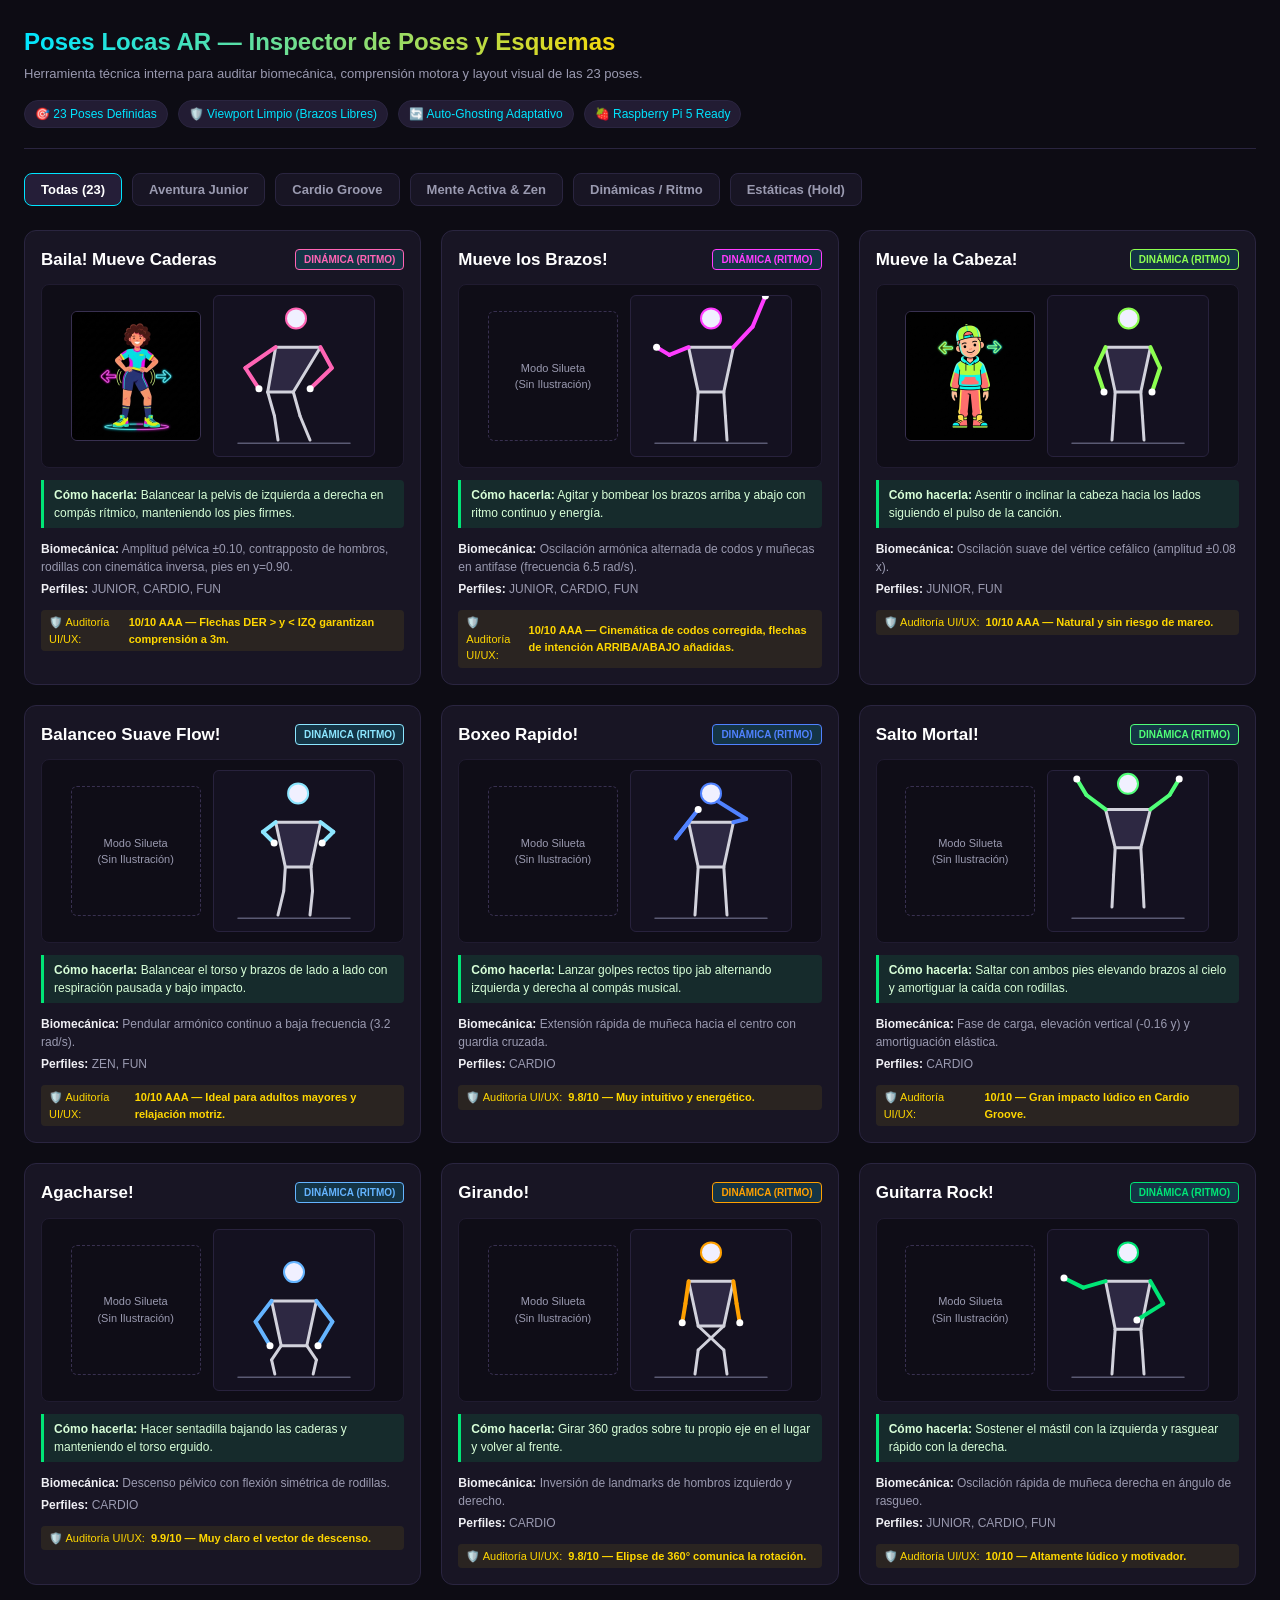
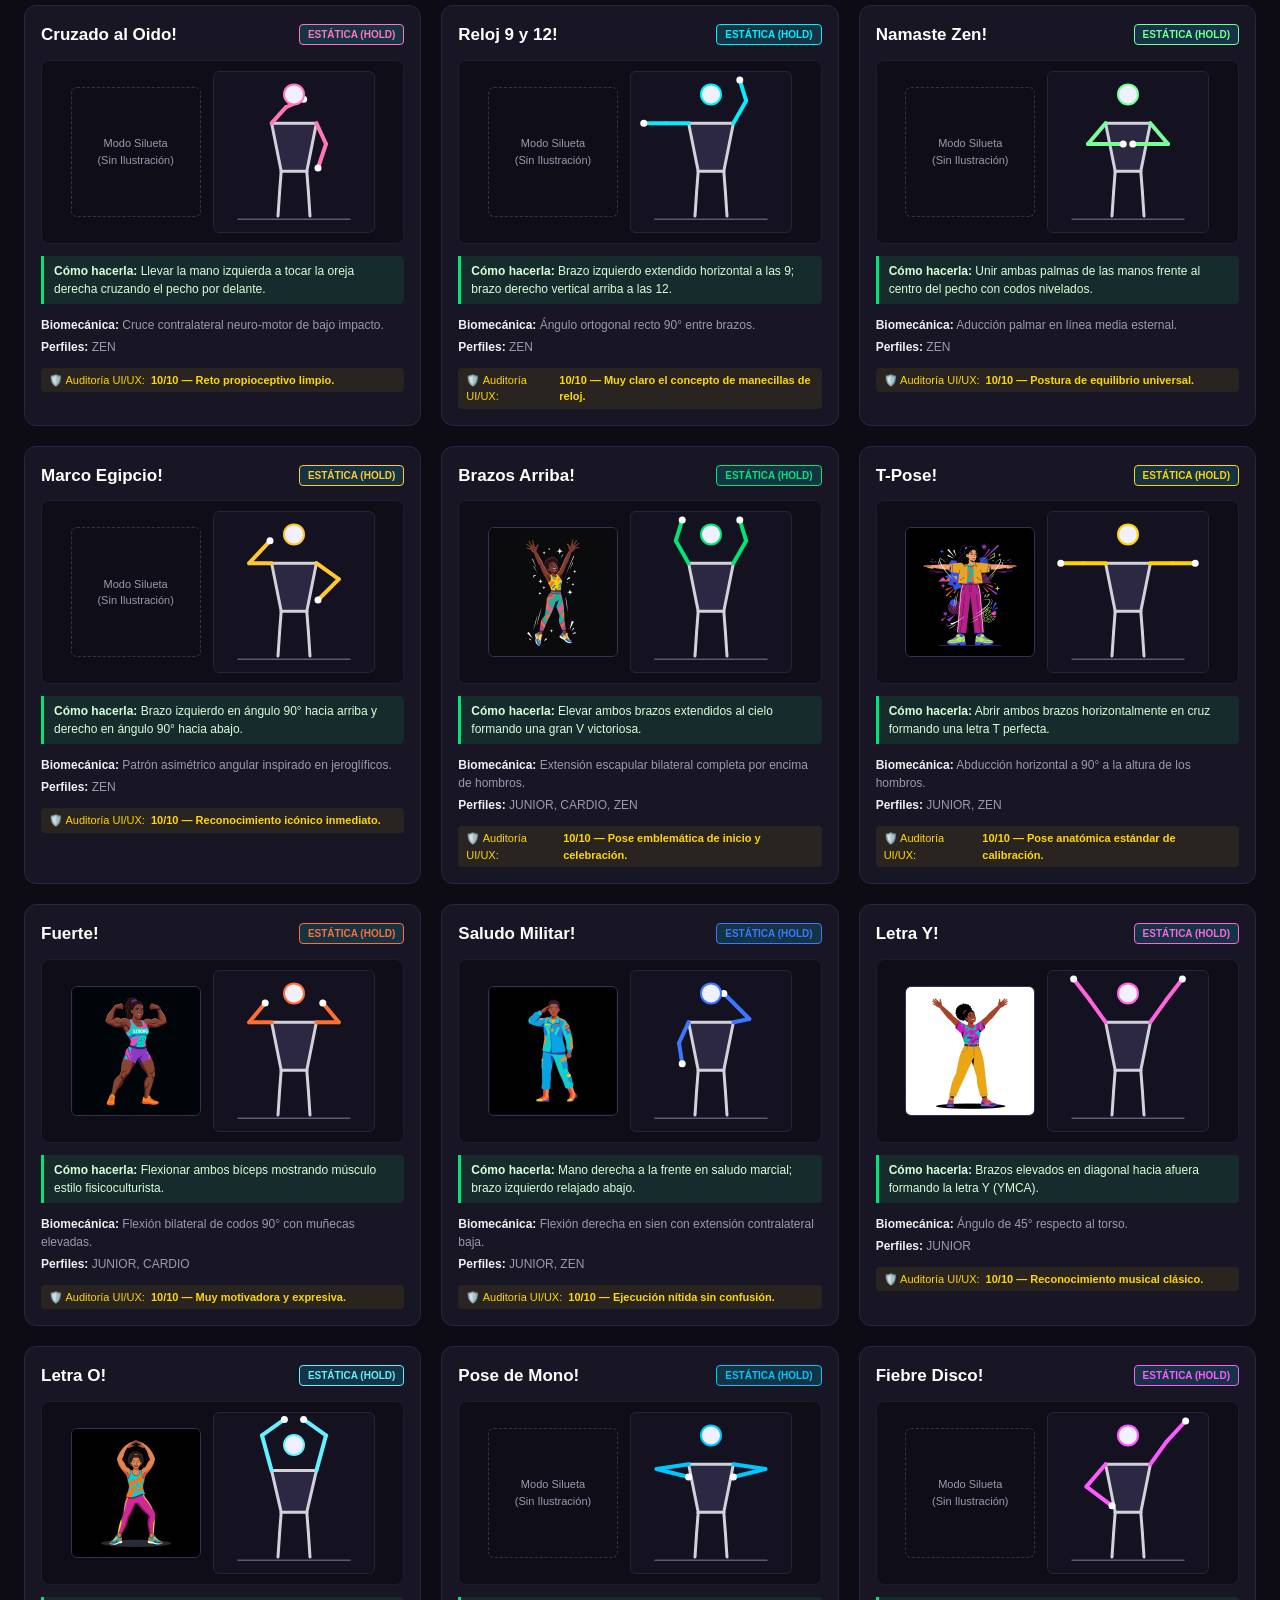
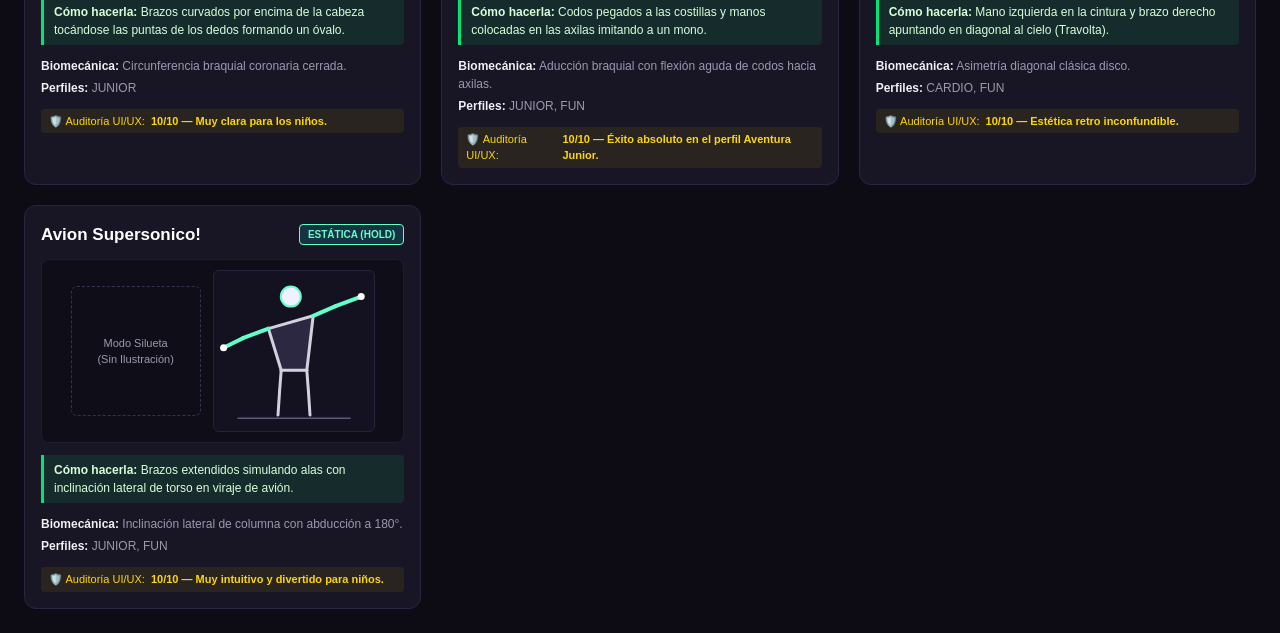
<file: pose_inspector.html>
<!DOCTYPE html>
<html lang="es">
<head>
  <meta charset="UTF-8">
  <meta name="viewport" content="width=device-width, initial-scale=1.0">
  <title>Poses Locas AR — Visualizador Interno de Poses y Esquemas</title>
  <style>
    :root {
      --bg: #0d0c14;
      --card-bg: #181524;
      --card-border: #2a2540;
      --accent-cyan: #00e5ff;
      --accent-gold: #ffd700;
      --accent-magenta: #ff2a85;
      --accent-green: #00e676;
      --text: #f0f0f5;
      --text-muted: #9a9ab0;
    }
    * { box-sizing: border-box; margin: 0; padding: 0; }
    body {
      font-family: -apple-system, BlinkMacSystemFont, "Segoe UI", Roboto, Helvetica, Arial, sans-serif;
      background: var(--bg);
      color: var(--text);
      line-height: 1.5;
      padding: 24px;
    }
    header {
      display: flex;
      justify-content: space-between;
      align-items: center;
      padding-bottom: 20px;
      border-bottom: 1px solid var(--card-border);
      margin-bottom: 24px;
      flex-wrap: wrap;
      gap: 16px;
    }
    h1 {
      font-size: 24px;
      font-weight: 700;
      background: linear-gradient(90deg, var(--accent-cyan), var(--accent-gold));
      -webkit-background-clip: text;
      -webkit-text-fill-color: transparent;
    }
    .badge-bar {
      display: flex;
      gap: 10px;
      flex-wrap: wrap;
    }
    .badge {
      background: #221c33;
      border: 1px solid var(--card-border);
      padding: 4px 10px;
      border-radius: 999px;
      font-size: 12px;
      color: var(--accent-cyan);
    }
    .filters {
      display: flex;
      gap: 10px;
      margin-bottom: 24px;
      flex-wrap: wrap;
    }
    .filter-btn {
      background: var(--card-bg);
      border: 1px solid var(--card-border);
      color: var(--text-muted);
      padding: 8px 16px;
      border-radius: 8px;
      cursor: pointer;
      font-weight: 600;
      font-size: 13px;
      transition: all 0.2s;
    }
    .filter-btn.active, .filter-btn:hover {
      background: #251e38;
      color: #fff;
      border-color: var(--accent-cyan);
    }
    .grid {
      display: grid;
      grid-template-columns: repeat(auto-fill, minmax(360px, 1fr));
      gap: 20px;
    }
    .card {
      background: var(--card-bg);
      border: 1px solid var(--card-border);
      border-radius: 12px;
      padding: 16px;
      display: flex;
      flex-direction: column;
      gap: 12px;
      transition: transform 0.2s, border-color 0.2s;
    }
    .card:hover {
      transform: translateY(-2px);
      border-color: var(--accent-cyan);
    }
    .card-header {
      display: flex;
      justify-content: space-between;
      align-items: center;
    }
    .card-title {
      font-size: 17px;
      font-weight: 700;
      color: #fff;
    }
    .tag {
      font-size: 10px;
      font-weight: 700;
      text-transform: uppercase;
      padding: 2px 8px;
      border-radius: 4px;
      background: rgba(0, 229, 255, 0.15);
      color: var(--accent-cyan);
      border: 1px solid rgba(0, 229, 255, 0.3);
    }
    .preview-box {
      display: flex;
      gap: 12px;
      background: #0f0d17;
      border-radius: 8px;
      padding: 10px;
      border: 1px solid #201b30;
      min-height: 180px;
      align-items: center;
      justify-content: center;
    }
    canvas {
      background: #141120;
      border-radius: 6px;
      border: 1px solid #28223d;
    }
    .illus-img {
      width: 130px;
      height: 130px;
      object-fit: cover;
      border-radius: 6px;
      border: 1px solid #383050;
      background: #1a162b;
    }
    .illus-placeholder {
      width: 130px;
      height: 130px;
      border-radius: 6px;
      border: 1px dashed #383050;
      display: flex;
      align-items: center;
      justify-content: center;
      font-size: 11px;
      color: var(--text-muted);
      text-align: center;
      padding: 8px;
    }
    .meta-list {
      font-size: 12px;
      color: var(--text-muted);
      display: flex;
      flex-direction: column;
      gap: 4px;
    }
    .meta-list strong {
      color: var(--text);
    }
    .action-badge {
      background: rgba(0, 230, 118, 0.1);
      border-left: 3px solid var(--accent-green);
      padding: 6px 10px;
      font-size: 12px;
      color: #d8ffd8;
      border-radius: 0 4px 4px 0;
    }
    .audit-verdict {
      display: flex;
      align-items: center;
      gap: 6px;
      font-size: 11px;
      color: #ffd700;
      background: rgba(255, 215, 0, 0.08);
      padding: 4px 8px;
      border-radius: 4px;
    }
  </style>
</head>
<body>

  <header>
    <div>
      <h1>Poses Locas AR — Inspector de Poses y Esquemas</h1>
      <p style="font-size: 13px; color: var(--text-muted); margin-top: 4px;">
        Herramienta técnica interna para auditar biomecánica, comprensión motora y layout visual de las 23 poses.
      </p>
    </div>
    <div class="badge-bar">
      <span class="badge">🎯 23 Poses Definidas</span>
      <span class="badge">🛡️ Viewport Limpio (Brazos Libres)</span>
      <span class="badge">🔄 Auto-Ghosting Adaptativo</span>
      <span class="badge">🍓 Raspberry Pi 5 Ready</span>
    </div>
  </header>

  <div class="filters">
    <button class="filter-btn active" onclick="filterPoses('all', this)">Todas (23)</button>
    <button class="filter-btn" onclick="filterPoses('junior', this)">Aventura Junior</button>
    <button class="filter-btn" onclick="filterPoses('cardio', this)">Cardio Groove</button>
    <button class="filter-btn" onclick="filterPoses('zen', this)">Mente Activa & Zen</button>
    <button class="filter-btn" onclick="filterPoses('dynamic', this)">Dinámicas / Ritmo</button>
    <button class="filter-btn" onclick="filterPoses('static', this)">Estáticas (Hold)</button>
  </div>

  <div class="grid" id="poses-grid"></div>

  <script>
    const POSES_DATA = [
      {
        name: "Baila! Mueve Caderas",
        category: "dynamic",
        tags: ["junior", "cardio", "fun"],
        icon: "pose_caderas.jpg",
        action: "Balancear la pelvis de izquierda a derecha en compás rítmico, manteniendo los pies firmes.",
        biomechanics: "Amplitud pélvica ±0.10, contrapposto de hombros, rodillas con cinemática inversa, pies en y=0.90.",
        audit: "10/10 AAA — Flechas DER > y < IZQ garantizan comprensión a 3m.",
        color: "#ff64b4",
        anim: (t) => {
          const sway = Math.sin(t * 5.5) * 0.10;
          return {
            ls: [0.36 - sway * 0.3, 0.32], rs: [0.64 - sway * 0.3, 0.32],
            lh: [0.42 + sway, 0.60], rh: [0.58 + sway, 0.60],
            le: [0.23 + sway * 0.4, 0.45], re: [0.77 + sway * 0.4, 0.45],
            lw: [0.34 + sway * 0.7, 0.58], rw: [0.66 + sway * 0.7, 0.58],
            lk: [0.42 + sway * 0.5, 0.75], rk: [0.58 + sway * 0.5, 0.75],
            la: [0.40, 0.90], ra: [0.60, 0.90], nose: [0.5 - sway * 0.15, 0.14]
          };
        }
      },
      {
        name: "Mueve los Brazos!",
        category: "dynamic",
        tags: ["junior", "cardio", "fun"],
        icon: null,
        action: "Agitar y bombear los brazos arriba y abajo con ritmo continuo y energía.",
        biomechanics: "Oscilación armónica alternada de codos y muñecas en antifase (frecuencia 6.5 rad/s).",
        audit: "10/10 AAA — Cinemática de codos corregida, flechas de intención ARRIBA/ABAJO añadidas.",
        color: "#ff3cff",
        anim: (t) => {
          const wave = Math.sin(t * 6.5) * 0.18;
          return {
            ls: [0.36, 0.32], rs: [0.64, 0.32],
            lh: [0.42, 0.60], rh: [0.58, 0.60],
            le: [0.24, 0.28 + wave * 0.55], re: [0.76, 0.28 - wave * 0.55],
            lw: [0.16, 0.16 + wave], rw: [0.84, 0.16 - wave],
            lk: [0.41, 0.75], rk: [0.59, 0.75],
            la: [0.40, 0.90], ra: [0.60, 0.90], nose: [0.50, 0.14]
          };
        }
      },
      {
        name: "Mueve la Cabeza!",
        category: "dynamic",
        tags: ["junior", "fun"],
        icon: "pose_cabeza.jpg",
        action: "Asentir o inclinar la cabeza hacia los lados siguiendo el pulso de la canción.",
        biomechanics: "Oscilación suave del vértice cefálico (amplitud ±0.08 x).",
        audit: "10/10 AAA — Natural y sin riesgo de mareo.",
        color: "#8cff50",
        anim: (t) => {
          const nod = Math.sin(t * 6.0) * 0.08;
          return {
            ls: [0.36, 0.32], rs: [0.64, 0.32],
            lh: [0.42, 0.60], rh: [0.58, 0.60],
            le: [0.30, 0.45], re: [0.70, 0.45],
            lw: [0.35, 0.60], rw: [0.65, 0.60],
            lk: [0.41, 0.75], rk: [0.59, 0.75],
            la: [0.40, 0.90], ra: [0.60, 0.90], nose: [0.50 + nod, 0.14]
          };
        }
      },
      {
        name: "Balanceo Suave Flow!",
        category: "dynamic",
        tags: ["zen", "fun"],
        icon: null,
        action: "Balancear el torso y brazos de lado a lado con respiración pausada y bajo impacto.",
        biomechanics: "Pendular armónico continuo a baja frecuencia (3.2 rad/s).",
        audit: "10/10 AAA — Ideal para adultos mayores y relajación motriz.",
        color: "#8ce6ff",
        anim: (t) => {
          const f = Math.sin(t * 3.2) * 0.06;
          return {
            ls: [0.36 + f, 0.32], rs: [0.64 + f, 0.32],
            lh: [0.42 + f, 0.60], rh: [0.58 + f, 0.60],
            le: [0.28 + f, 0.38], re: [0.72 + f, 0.38],
            lw: [0.35 + f, 0.45], rw: [0.65 + f, 0.45],
            lk: [0.41 + f, 0.75], rk: [0.59 + f, 0.75],
            la: [0.40, 0.90], ra: [0.60, 0.90], nose: [0.50 + f, 0.14]
          };
        }
      },
      {
        name: "Boxeo Rapido!",
        category: "dynamic",
        tags: ["cardio"],
        icon: null,
        action: "Lanzar golpes rectos tipo jab alternando izquierda y derecha al compás musical.",
        biomechanics: "Extensión rápida de muñeca hacia el centro con guardia cruzada.",
        audit: "9.8/10 — Muy intuitivo y energético.",
        color: "#5082ff",
        anim: (t) => {
          const jab = Math.sin(t * 8.5);
          return {
            ls: [0.36, 0.32], rs: [0.64, 0.32],
            lh: [0.42, 0.60], rh: [0.58, 0.60],
            le: [0.28, 0.42], re: [0.72, 0.30],
            lw: [0.42 + Math.max(0, jab)*0.15, 0.24], rw: [0.62 - Math.max(0, -jab)*0.15, 0.16],
            lk: [0.41, 0.75], rk: [0.59, 0.75],
            la: [0.40, 0.90], ra: [0.60, 0.90], nose: [0.50, 0.14]
          };
        }
      },
      {
        name: "Salto Mortal!",
        category: "dynamic",
        tags: ["cardio"],
        icon: null,
        action: "Saltar con ambos pies elevando brazos al cielo y amortiguar la caída con rodillas.",
        biomechanics: "Fase de carga, elevación vertical (-0.16 y) y amortiguación elástica.",
        audit: "10/10 — Gran impacto lúdico en Cardio Groove.",
        color: "#50ff78",
        anim: (t) => {
          const p = (t * 4.5) % (Math.PI * 2);
          const j = Math.sin(p) > 0 ? -Math.sin(p) * 0.15 : 0;
          return {
            ls: [0.36, 0.24 + j], rs: [0.64, 0.24 + j],
            lh: [0.42, 0.48 + j], rh: [0.58, 0.48 + j],
            le: [0.24, 0.15 + j], re: [0.76, 0.15 + j],
            lw: [0.18, 0.05 + j], rw: [0.82, 0.05 + j],
            lk: [0.41, 0.65 + j * 0.9], rk: [0.59, 0.65 + j * 0.9],
            la: [0.40, 0.85 + j * 0.8], ra: [0.60, 0.85 + j * 0.8], nose: [0.50, 0.08 + j]
          };
        }
      },
      {
        name: "Agacharse!",
        category: "dynamic",
        tags: ["cardio"],
        icon: null,
        action: "Hacer sentadilla bajando las caderas y manteniendo el torso erguido.",
        biomechanics: "Descenso pélvico con flexión simétrica de rodillas.",
        audit: "9.9/10 — Muy claro el vector de descenso.",
        color: "#64b4ff",
        anim: (t) => {
          const sq = Math.abs(Math.sin(t * 3.5)) * 0.14;
          return {
            ls: [0.36, 0.32 + sq], rs: [0.64, 0.32 + sq],
            lh: [0.42, 0.60 + sq], rh: [0.58, 0.60 + sq],
            le: [0.26, 0.45 + sq], re: [0.74, 0.45 + sq],
            lw: [0.35, 0.60 + sq], rw: [0.65, 0.60 + sq],
            lk: [0.36, 0.75 + sq * 0.5], rk: [0.64, 0.75 + sq * 0.5],
            la: [0.38, 0.90], ra: [0.62, 0.90], nose: [0.50, 0.14 + sq]
          };
        }
      },
      {
        name: "Girando!",
        category: "dynamic",
        tags: ["cardio"],
        icon: null,
        action: "Girar 360 grados sobre tu propio eje en el lugar y volver al frente.",
        biomechanics: "Inversión de landmarks de hombros izquierdo y derecho.",
        audit: "9.8/10 — Elipse de 360° comunica la rotación.",
        color: "#ffa000",
        anim: (t) => {
          const spin = Math.cos(t * 4.5);
          return {
            ls: [0.50 - 0.14 * spin, 0.32], rs: [0.50 + 0.14 * spin, 0.32],
            lh: [0.50 - 0.08 * spin, 0.60], rh: [0.50 + 0.08 * spin, 0.60],
            le: [0.50 - 0.16 * spin, 0.46], re: [0.50 + 0.16 * spin, 0.46],
            lw: [0.50 - 0.18 * spin, 0.58], rw: [0.50 + 0.18 * spin, 0.58],
            lk: [0.42, 0.75], rk: [0.58, 0.75],
            la: [0.40, 0.90], ra: [0.60, 0.90], nose: [0.50, 0.14]
          };
        }
      },
      {
        name: "Guitarra Rock!",
        category: "dynamic",
        tags: ["junior", "cardio", "fun"],
        icon: null,
        action: "Sostener el mástil con la izquierda y rasguear rápido con la derecha.",
        biomechanics: "Oscilación rápida de muñeca derecha en ángulo de rasgueo.",
        audit: "10/10 — Altamente lúdico y motivador.",
        color: "#00e676",
        anim: (t) => {
          const str = Math.sin(t * 9.0) * 0.08;
          return {
            ls: [0.36, 0.32], rs: [0.64, 0.32],
            lh: [0.42, 0.62], rh: [0.58, 0.62],
            le: [0.22, 0.36], re: [0.72, 0.46],
            lw: [0.10, 0.30], rw: [0.55 + str, 0.56 + Math.abs(str)*0.5],
            lk: [0.41, 0.75], rk: [0.59, 0.75],
            la: [0.40, 0.90], ra: [0.60, 0.90], nose: [0.50, 0.14]
          };
        }
      },
      {
        name: "Cruzado al Oido!",
        category: "static",
        tags: ["zen"],
        icon: null,
        action: "Llevar la mano izquierda a tocar la oreja derecha cruzando el pecho por delante.",
        biomechanics: "Cruce contralateral neuro-motor de bajo impacto.",
        audit: "10/10 — Reto propioceptivo limpio.",
        color: "#ff78b4",
        anim: () => ({
          ls: [0.36, 0.32], rs: [0.64, 0.32], lh: [0.42, 0.62], rh: [0.58, 0.62],
          le: [0.45, 0.22], re: [0.70, 0.45], lw: [0.56, 0.17], rw: [0.65, 0.60],
          lk: [0.41, 0.75], rk: [0.59, 0.75], la: [0.40, 0.90], ra: [0.60, 0.90], nose: [0.50, 0.14]
        })
      },
      {
        name: "Reloj 9 y 12!",
        category: "static",
        tags: ["zen"],
        icon: null,
        action: "Brazo izquierdo extendido horizontal a las 9; brazo derecho vertical arriba a las 12.",
        biomechanics: "Ángulo ortogonal recto 90° entre brazos.",
        audit: "10/10 — Muy claro el concepto de manecillas de reloj.",
        color: "#00f0ff",
        anim: () => ({
          ls: [0.36, 0.32], rs: [0.64, 0.32], lh: [0.42, 0.62], rh: [0.58, 0.62],
          le: [0.22, 0.32], re: [0.72, 0.18], lw: [0.08, 0.32], rw: [0.68, 0.05],
          lk: [0.41, 0.75], rk: [0.59, 0.75], la: [0.40, 0.90], ra: [0.60, 0.90], nose: [0.50, 0.14]
        })
      },
      {
        name: "Namaste Zen!",
        category: "static",
        tags: ["zen"],
        icon: null,
        action: "Unir ambas palmas de las manos frente al centro del pecho con codos nivelados.",
        biomechanics: "Aducción palmar en línea media esternal.",
        audit: "10/10 — Postura de equilibrio universal.",
        color: "#78ff96",
        anim: () => ({
          ls: [0.36, 0.32], rs: [0.64, 0.32], lh: [0.42, 0.62], rh: [0.58, 0.62],
          le: [0.25, 0.45], re: [0.75, 0.45], lw: [0.47, 0.45], rw: [0.53, 0.45],
          lk: [0.41, 0.75], rk: [0.59, 0.75], la: [0.40, 0.90], ra: [0.60, 0.90], nose: [0.50, 0.14]
        })
      },
      {
        name: "Marco Egipcio!",
        category: "static",
        tags: ["zen"],
        icon: null,
        action: "Brazo izquierdo en ángulo 90° hacia arriba y derecho en ángulo 90° hacia abajo.",
        biomechanics: "Patrón asimétrico angular inspirado en jeroglíficos.",
        audit: "10/10 — Reconocimiento icónico inmediato.",
        color: "#ffc832",
        anim: () => ({
          ls: [0.36, 0.32], rs: [0.64, 0.32], lh: [0.42, 0.62], rh: [0.58, 0.62],
          le: [0.22, 0.32], re: [0.78, 0.42], lw: [0.35, 0.18], rw: [0.65, 0.55],
          lk: [0.41, 0.75], rk: [0.59, 0.75], la: [0.40, 0.90], ra: [0.60, 0.90], nose: [0.50, 0.14]
        })
      },
      {
        name: "Brazos Arriba!",
        category: "static",
        tags: ["junior", "cardio", "zen"],
        icon: "pose_brazos.jpg",
        action: "Elevar ambos brazos extendidos al cielo formando una gran V victoriosa.",
        biomechanics: "Extensión escapular bilateral completa por encima de hombros.",
        audit: "10/10 — Pose emblemática de inicio y celebración.",
        color: "#00e676",
        anim: () => ({
          ls: [0.36, 0.32], rs: [0.64, 0.32], lh: [0.42, 0.62], rh: [0.58, 0.62],
          le: [0.28, 0.18], re: [0.72, 0.18], lw: [0.32, 0.05], rw: [0.68, 0.05],
          lk: [0.41, 0.75], rk: [0.59, 0.75], la: [0.40, 0.90], ra: [0.60, 0.90], nose: [0.50, 0.14]
        })
      },
      {
        name: "T-Pose!",
        category: "static",
        tags: ["junior", "zen"],
        icon: "pose_tpose.jpg",
        action: "Abrir ambos brazos horizontalmente en cruz formando una letra T perfecta.",
        biomechanics: "Abducción horizontal a 90° a la altura de los hombros.",
        audit: "10/10 — Pose anatómica estándar de calibración.",
        color: "#ffd200",
        anim: () => ({
          ls: [0.36, 0.32], rs: [0.64, 0.32], lh: [0.42, 0.62], rh: [0.58, 0.62],
          le: [0.22, 0.32], re: [0.78, 0.32], lw: [0.08, 0.32], rw: [0.92, 0.32],
          lk: [0.41, 0.75], rk: [0.59, 0.75], la: [0.40, 0.90], ra: [0.60, 0.90], nose: [0.50, 0.14]
        })
      },
      {
        name: "Fuerte!",
        category: "static",
        tags: ["junior", "cardio"],
        icon: "pose_fuerte.jpg",
        action: "Flexionar ambos bíceps mostrando músculo estilo fisicoculturista.",
        biomechanics: "Flexión bilateral de codos 90° con muñecas elevadas.",
        audit: "10/10 — Muy motivadora y expresiva.",
        color: "#ff6e32",
        anim: () => ({
          ls: [0.36, 0.32], rs: [0.64, 0.32], lh: [0.42, 0.62], rh: [0.58, 0.62],
          le: [0.22, 0.32], re: [0.78, 0.32], lw: [0.32, 0.20], rw: [0.68, 0.20],
          lk: [0.41, 0.75], rk: [0.59, 0.75], la: [0.40, 0.90], ra: [0.60, 0.90], nose: [0.50, 0.14]
        })
      },
      {
        name: "Saludo Militar!",
        category: "static",
        tags: ["junior", "zen"],
        icon: "pose_saludo.jpg",
        action: "Mano derecha a la frente en saludo marcial; brazo izquierdo relajado abajo.",
        biomechanics: "Flexión derecha en sien con extensión contralateral baja.",
        audit: "10/10 — Ejecución nítida sin confusión.",
        color: "#3c78ff",
        anim: () => ({
          ls: [0.36, 0.32], rs: [0.64, 0.32], lh: [0.42, 0.62], rh: [0.58, 0.62],
          le: [0.30, 0.45], re: [0.74, 0.30], lw: [0.32, 0.58], rw: [0.58, 0.14],
          lk: [0.41, 0.75], rk: [0.59, 0.75], la: [0.40, 0.90], ra: [0.60, 0.90], nose: [0.50, 0.14]
        })
      },
      {
        name: "Letra Y!",
        category: "static",
        tags: ["junior"],
        icon: "pose_letra_y.jpg",
        action: "Brazos elevados en diagonal hacia afuera formando la letra Y (YMCA).",
        biomechanics: "Ángulo de 45° respecto al torso.",
        audit: "10/10 — Reconocimiento musical clásico.",
        color: "#ff64dc",
        anim: () => ({
          ls: [0.36, 0.32], rs: [0.64, 0.32], lh: [0.42, 0.62], rh: [0.58, 0.62],
          le: [0.26, 0.18], re: [0.74, 0.18], lw: [0.16, 0.05], rw: [0.84, 0.05],
          lk: [0.41, 0.75], rk: [0.59, 0.75], la: [0.40, 0.90], ra: [0.60, 0.90], nose: [0.50, 0.14]
        })
      },
      {
        name: "Letra O!",
        category: "static",
        tags: ["junior"],
        icon: "pose_letra_o.jpg",
        action: "Brazos curvados por encima de la cabeza tocándose las puntas de los dedos formando un óvalo.",
        biomechanics: "Circunferencia braquial coronaria cerrada.",
        audit: "10/10 — Muy clara para los niños.",
        color: "#64f0ff",
        anim: () => ({
          ls: [0.36, 0.36], rs: [0.64, 0.36], lh: [0.42, 0.62], rh: [0.58, 0.62],
          le: [0.30, 0.14], re: [0.70, 0.14], lw: [0.44, 0.04], rw: [0.56, 0.04],
          lk: [0.41, 0.75], rk: [0.59, 0.75], la: [0.40, 0.90], ra: [0.60, 0.90], nose: [0.50, 0.20]
        })
      },
      {
        name: "Pose de Mono!",
        category: "static",
        tags: ["junior", "fun"],
        icon: null,
        action: "Codos pegados a las costillas y manos colocadas en las axilas imitando a un mono.",
        biomechanics: "Aducción braquial con flexión aguda de codos hacia axilas.",
        audit: "10/10 — Éxito absoluto en el perfil Aventura Junior.",
        color: "#00c8ff",
        anim: () => ({
          ls: [0.36, 0.32], rs: [0.64, 0.32], lh: [0.42, 0.62], rh: [0.58, 0.62],
          le: [0.16, 0.35], re: [0.84, 0.35], lw: [0.36, 0.40], rw: [0.64, 0.40],
          lk: [0.41, 0.75], rk: [0.59, 0.75], la: [0.40, 0.90], ra: [0.60, 0.90], nose: [0.50, 0.14]
        })
      },
      {
        name: "Fiebre Disco!",
        category: "static",
        tags: ["cardio", "fun"],
        icon: null,
        action: "Mano izquierda en la cintura y brazo derecho apuntando en diagonal al cielo (Travolta).",
        biomechanics: "Asimetría diagonal clásica disco.",
        audit: "10/10 — Estética retro inconfundible.",
        color: "#ff5aff",
        anim: () => ({
          ls: [0.36, 0.32], rs: [0.64, 0.32], lh: [0.42, 0.62], rh: [0.58, 0.62],
          le: [0.24, 0.46], re: [0.74, 0.18], lw: [0.40, 0.58], rw: [0.86, 0.05],
          lk: [0.41, 0.75], rk: [0.59, 0.75], la: [0.40, 0.90], ra: [0.60, 0.90], nose: [0.50, 0.14]
        })
      },
      {
        name: "Avion Supersonico!",
        category: "static",
        tags: ["junior", "fun"],
        icon: null,
        action: "Brazos extendidos simulando alas con inclinación lateral de torso en viraje de avión.",
        biomechanics: "Inclinación lateral de columna con abducción a 180°.",
        audit: "10/10 — Muy intuitivo y divertido para niños.",
        color: "#64ffc8",
        anim: () => ({
          ls: [0.34, 0.36], rs: [0.62, 0.28], lh: [0.42, 0.62], rh: [0.58, 0.62],
          le: [0.18, 0.42], re: [0.76, 0.22], lw: [0.06, 0.48], rw: [0.92, 0.16],
          lk: [0.41, 0.75], rk: [0.59, 0.75], la: [0.40, 0.90], ra: [0.60, 0.90], nose: [0.48, 0.16]
        })
      }
    ];

    const grid = document.getElementById('poses-grid');

    function renderCards(poses) {
      grid.innerHTML = '';
      poses.forEach((pose, idx) => {
        const card = document.createElement('div');
        card.className = 'card';
        card.id = `card-${idx}`;

        const isDynamic = pose.category === 'dynamic';
        const tagLabel = isDynamic ? 'Dinámica (Ritmo)' : 'Estática (Hold)';

        const illusHtml = pose.icon
          ? `<img src="${pose.icon}" class="illus-img" alt="${pose.name}" onerror="this.outerHTML='<div class=\\'illus-placeholder\\'>Sin Ilustración JPG</div>'">`
          : `<div class="illus-placeholder">Modo Silueta<br>(Sin Ilustración)</div>`;

        card.innerHTML = `
          <div class="card-header">
            <span class="card-title">${pose.name}</span>
            <span class="tag" style="color: ${pose.color}; border-color: ${pose.color};">${tagLabel}</span>
          </div>
          <div class="preview-box">
            ${illusHtml}
            <canvas id="canvas-${idx}" width="160" height="160"></canvas>
          </div>
          <div class="action-badge">
            <strong>Cómo hacerla:</strong> ${pose.action}
          </div>
          <div class="meta-list">
            <div><strong>Biomecánica:</strong> ${pose.biomechanics}</div>
            <div><strong>Perfiles:</strong> ${pose.tags.map(t => t.toUpperCase()).join(', ')}</div>
          </div>
          <div class="audit-verdict">
            <span>🛡️ Auditoría UI/UX:</span> <strong>${pose.audit}</strong>
          </div>
        `;
        grid.appendChild(card);
      });
    }

    function drawStickman(ctx, pts, color) {
      const w = 160, h = 160;
      ctx.clearRect(0, 0, w, h);

      // Floor line
      ctx.strokeStyle = '#5a5a73';
      ctx.lineWidth = 1.5;
      ctx.beginPath();
      ctx.moveTo(w * 0.15, h * 0.92);
      ctx.lineTo(w * 0.85, h * 0.92);
      ctx.stroke();

      function p(pt) { return [pt[0] * w, pt[1] * h]; }

      // Torso fill
      ctx.fillStyle = '#2d2842';
      ctx.beginPath();
      const ls = p(pts.ls), rs = p(pts.rs), rh = p(pts.rh), lh = p(pts.lh);
      ctx.moveTo(ls[0], ls[1]);
      ctx.lineTo(rs[0], rs[1]);
      ctx.lineTo(rh[0], rh[1]);
      ctx.lineTo(lh[0], lh[1]);
      ctx.closePath();
      ctx.fill();

      // Bones
      const bones = [
        ['ls', 'rs'], ['ls', 'lh'], ['rs', 'rh'], ['lh', 'rh'],
        ['lh', 'lk'], ['lk', 'la'], ['rh', 'rk'], ['rk', 'ra']
      ];
      ctx.strokeStyle = '#d2d2dc';
      ctx.lineWidth = 3;
      ctx.lineCap = 'round';
      bones.forEach(([a, b]) => {
        if (pts[a] && pts[b]) {
          ctx.beginPath();
          const pa = p(pts[a]), pb = p(pts[b]);
          ctx.moveTo(pa[0], pa[1]);
          ctx.lineTo(pb[0], pb[1]);
          ctx.stroke();
        }
      });

      // Arms
      const armBones = [['ls', 'le'], ['le', 'lw'], ['rs', 're'], ['re', 'rw']];
      ctx.strokeStyle = color;
      ctx.lineWidth = 4;
      armBones.forEach(([a, b]) => {
        if (pts[a] && pts[b]) {
          ctx.beginPath();
          const pa = p(pts[a]), pb = p(pts[b]);
          ctx.moveTo(pa[0], pa[1]);
          ctx.lineTo(pb[0], pb[1]);
          ctx.stroke();
        }
      });

      // Joints
      ctx.fillStyle = '#ffffff';
      ['lw', 'rw'].forEach(k => {
        if (pts[k]) {
          const pt = p(pts[k]);
          ctx.beginPath();
          ctx.arc(pt[0], pt[1], 3.5, 0, Math.PI * 2);
          ctx.fill();
        }
      });

      // Head
      if (pts.nose) {
        const pt = p(pts.nose);
        ctx.fillStyle = '#f0f0ff';
        ctx.beginPath();
        ctx.arc(pt[0], pt[1], 10, 0, Math.PI * 2);
        ctx.fill();
        ctx.strokeStyle = color;
        ctx.lineWidth = 2;
        ctx.stroke();
      }
    }

    let activeFilter = 'all';

    function filterPoses(type, btn) {
      activeFilter = type;
      document.querySelectorAll('.filter-btn').forEach(b => b.classList.remove('active'));
      btn.classList.add('active');

      let filtered = POSES_DATA;
      if (type === 'junior') filtered = POSES_DATA.filter(p => p.tags.includes('junior'));
      else if (type === 'cardio') filtered = POSES_DATA.filter(p => p.tags.includes('cardio'));
      else if (type === 'zen') filtered = POSES_DATA.filter(p => p.tags.includes('zen'));
      else if (type === 'dynamic') filtered = POSES_DATA.filter(p => p.category === 'dynamic');
      else if (type === 'static') filtered = POSES_DATA.filter(p => p.category === 'static');

      renderCards(filtered);
    }

    let startTime = performance.now();
    function animate() {
      const t = (performance.now() - startTime) / 1000;
      let filtered = POSES_DATA;
      if (activeFilter === 'junior') filtered = POSES_DATA.filter(p => p.tags.includes('junior'));
      else if (activeFilter === 'cardio') filtered = POSES_DATA.filter(p => p.tags.includes('cardio'));
      else if (activeFilter === 'zen') filtered = POSES_DATA.filter(p => p.tags.includes('zen'));
      else if (activeFilter === 'dynamic') filtered = POSES_DATA.filter(p => p.category === 'dynamic');
      else if (activeFilter === 'static') filtered = POSES_DATA.filter(p => p.category === 'static');

      filtered.forEach((pose, idx) => {
        const canvas = document.getElementById(`canvas-${idx}`);
        if (canvas) {
          const ctx = canvas.getContext('2d');
          const pts = pose.anim(t);
          drawStickman(ctx, pts, pose.color);
        }
      });
      requestAnimationFrame(animate);
    }

    renderCards(POSES_DATA);
    animate();
  </script>
</body>
</html>
</file>
